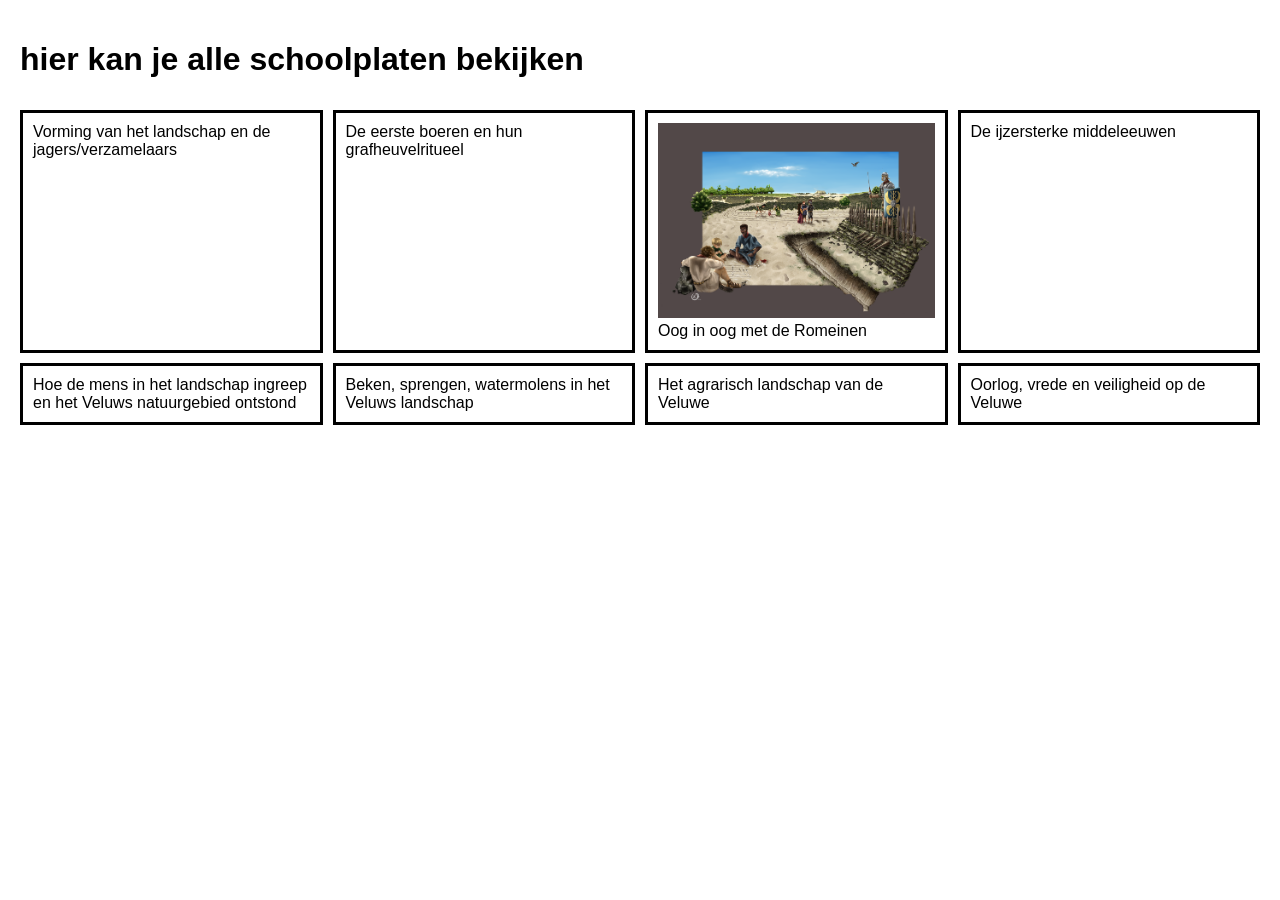
<file: index.html>
<!DOCTYPE html>
<html lang="en">
<head>
    <meta charset="UTF-8">
    <meta name="viewport" content="width=device-width, initial-scale=1.0">
    <link rel="stylesheet" href="style.css">
    <title>hoofdpagina</title>
</head>
<body class="body">
    <h1>hier kan je alle schoolplaten bekijken</h1>
    <div class="card">  Vorming van het landschap en de jagers/verzamelaars</div>
    <div class="card">  De eerste boeren en hun grafheuvelritueel</div>
    <div class="card"><a href="schoolplaat3.html"><img src="schoolplaten/3.jpg" alt="Schoolplaat 3" width="400" height="180"></a>Oog in oog met de Romeinen</div>
    <div class="card">  De ijzersterke middeleeuwen</div>
    <div class="card">  Hoe de mens in het landschap ingreep en het Veluws natuurgebied ontstond</div>
    <div class="card">  Beken, sprengen, watermolens in het Veluws landschap</div>
    <div class="card">  Het agrarisch landschap van de Veluwe</div>
    <div class="card">  Oorlog, vrede en veiligheid op de Veluwe</div>    
</body>
</html>
</file>
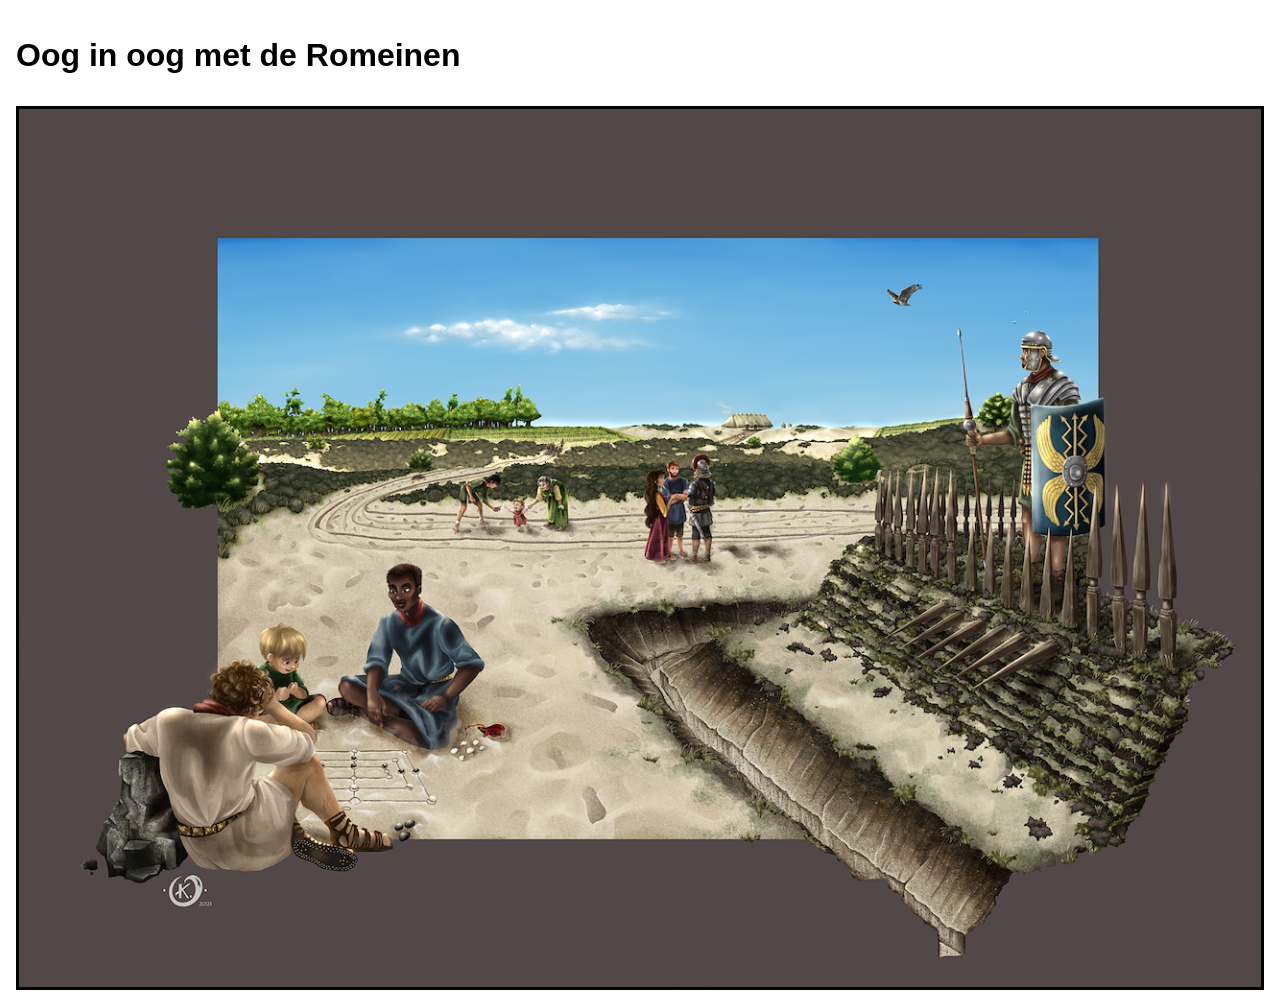
<file: schoolplaat3.html>
<!DOCTYPE html>
<html lang="en">
<head>
    <meta charset="UTF-8">
    <meta name="viewport" content="width=device-width, initial-scale=1.0">
    <link rel="stylesheet" href="style.css">
    <title>schoolplaat 3</title>
</head>
<body class="body schoolplaat-detail">
    <h1>Oog in oog met de Romeinen</h1>
    <div class="card">
        <img src="schoolplaten/3.jpg" alt="Schoolplaat 3" width="4000" height="1800">
    </div>
</body>
</html>
</file>
<file: style.css>
.body {
    display: grid;
    grid-template-columns: repeat(4, minmax(0, 1fr));
    gap: 10px;
    font-family: Arial, sans-serif;
    margin: 20px;
    background-color: #ffffff;
}

.body h1 {
    grid-column: 1 / -1;
}

.card {
    border: 3px solid #000000;
    padding: 10px;
    min-width: 0;
    box-sizing: border-box;
}

.card img {
    max-width: 100%;
    height: auto;
}

@media (max-width: 800px) {
    .body {
        grid-template-columns: repeat(2, minmax(0, 1fr));
    }
}

@media (max-width: 500px) {
    .body {
        grid-template-columns: 1fr;
    }
}

.schoolplaat-detail {
    display: flex;
    flex-direction: column;
    min-height: 100vh;
    min-height: 100dvh;
    margin: 0;
    padding: 16px;
    box-sizing: border-box;
}

.schoolplaat-detail .card {
    display: flex;
    flex: 1;
    min-height: 0;
    align-items: center;
    justify-content: center;
    padding: 0;
}

.schoolplaat-detail .card img {
    display: block;
    width: 100%;
    height: 100%;
    object-fit: contain;
}
</file>
